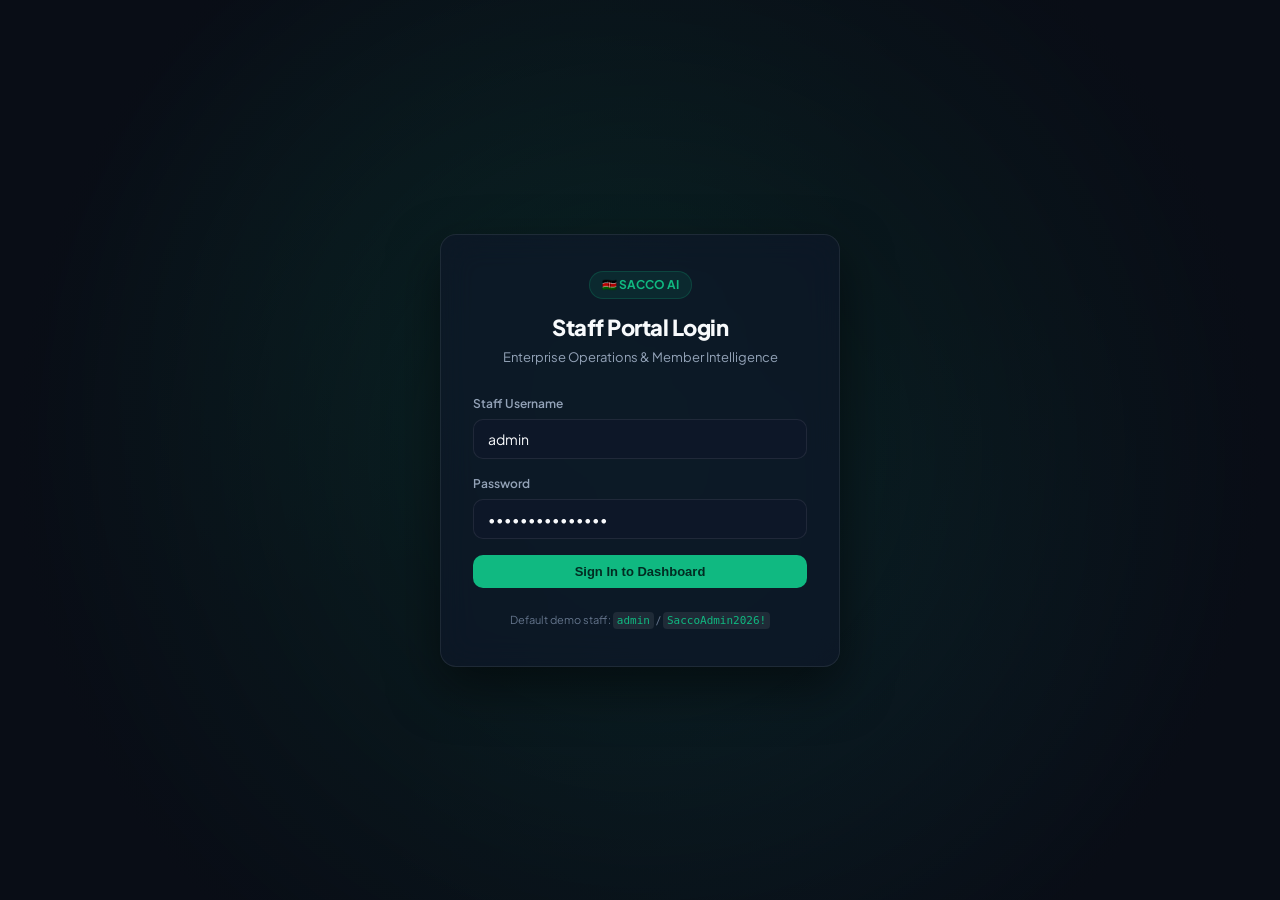
<file: app/static/dashboard/index.html>
<!DOCTYPE html>
<html lang="en">
<head>
  <meta charset="UTF-8">
  <meta name="viewport" content="width=device-width, initial-scale=1.0">
  <meta name="description" content="SACCO AI Admin Intelligence & Operations Dashboard - Monitor member interactions, knowledge gaps, escalations, and AI evaluation metrics.">
  <title>SACCO AI — Admin Intelligence & Operations Dashboard</title>
  <link rel="preconnect" href="https://fonts.googleapis.com">
  <link rel="preconnect" href="https://fonts.gstatic.com" crossorigin>
  <link href="https://fonts.googleapis.com/css2?family=Plus+Jakarta+Sans:wght@300;400;500;600;700;800&display=swap" rel="stylesheet">
  <link rel="stylesheet" href="styles.css">
</head>
<body>

  <!-- Login Modal / Screen -->
  <div id="login-overlay" class="login-overlay">
    <div class="login-card glass-panel">
      <div class="login-brand">
        <div class="brand-badge">🇰🇪 SACCO AI</div>
        <h2>Staff Portal Login</h2>
        <p>Enterprise Operations & Member Intelligence</p>
      </div>
      <form id="login-form">
        <div class="form-group">
          <label for="login-username">Staff Username</label>
          <input type="text" id="login-username" value="admin" required autocomplete="username">
        </div>
        <div class="form-group">
          <label for="login-password">Password</label>
          <input type="password" id="login-password" value="SaccoAdmin2026!" required autocomplete="current-password">
        </div>
        <div id="login-error" class="login-error hidden"></div>
        <button type="submit" id="btn-login" class="btn-primary full-width">Sign In to Dashboard</button>
      </form>
      <div class="login-footer">
        <span>Default demo staff: <code>admin</code> / <code>SaccoAdmin2026!</code></span>
      </div>
    </div>
  </div>

  <!-- Main Dashboard App Shell -->
  <div id="app-shell" class="app-shell hidden">

    <!-- Sidebar Navigation -->
    <aside class="sidebar glass-panel">
      <div class="sidebar-header">
        <div class="sacco-logo">
          <div class="logo-icon">🌿</div>
          <div class="logo-text">
            <span class="brand-title">SACCO AI</span>
            <span class="tenant-badge" id="sidebar-sacco-id">demo_sacco</span>
          </div>
        </div>
      </div>

      <nav class="sidebar-nav">
        <button class="nav-item active" data-tab="overview" id="nav-overview">
          <span class="nav-icon">📊</span> Overview & KPIs
        </button>
        <button class="nav-item" data-tab="gaps" id="nav-gaps">
          <span class="nav-icon">🧠</span> Knowledge Gaps
          <span class="badge-pill" id="badge-gaps-count">0</span>
        </button>
        <button class="nav-item" data-tab="escalations" id="nav-escalations">
          <span class="nav-icon">🚨</span> Escalations Queue
          <span class="badge-pill alert" id="badge-escalations-count">0</span>
        </button>
        <button class="nav-item" data-tab="knowledge" id="nav-knowledge">
          <span class="nav-icon">📚</span> Policy Management
        </button>
        <button class="nav-item" data-tab="quality" id="nav-quality">
          <span class="nav-icon">🎯</span> AI Quality & RAG Trends
        </button>
        <button class="nav-item" data-tab="health" id="nav-health">
          <span class="nav-icon">⚡</span> System Health
        </button>
      </nav>

      <div class="sidebar-footer">
        <div class="user-profile">
          <div class="avatar" id="user-avatar">A</div>
          <div class="user-details">
            <span class="user-name" id="user-name">Staff Admin</span>
            <span class="user-role" id="user-role">Administrator</span>
          </div>
        </div>
        <button id="btn-logout" class="btn-ghost btn-sm" title="Sign Out">Logout</button>
      </div>
    </aside>

    <!-- Main Content Area -->
    <main class="main-content">
      
      <!-- Top App Header -->
      <header class="top-header glass-panel">
        <div class="header-left">
          <h1 id="page-title">Executive Operations Overview</h1>
          <p class="subtitle" id="page-subtitle">Real-time member interactions, financial goal trends & automated intelligence</p>
        </div>
        <div class="header-right">
          <div class="system-status-indicator">
            <span class="status-dot"></span>
            <span id="header-system-status">Operational</span>
          </div>
          <button id="btn-export-csv" class="btn-secondary">📥 Export CSV Report</button>
        </div>
      </header>

      <!-- TAB 1: OVERVIEW -->
      <section id="tab-overview" class="tab-pane active">
        <!-- KPI Cards Grid -->
        <div class="kpi-grid">
          <div class="kpi-card glass-card">
            <div class="kpi-icon blue">👥</div>
            <div class="kpi-data">
              <span class="kpi-label">Registered Members</span>
              <span class="kpi-value" id="kpi-members">-</span>
              <span class="kpi-subtext">Active in demo SACCO</span>
            </div>
          </div>
          <div class="kpi-card glass-card">
            <div class="kpi-icon green">💬</div>
            <div class="kpi-data">
              <span class="kpi-label">Questions Handled</span>
              <span class="kpi-value" id="kpi-questions">-</span>
              <span class="kpi-subtext">WhatsApp member turns</span>
            </div>
          </div>
          <div class="kpi-card glass-card">
            <div class="kpi-icon orange">⚠️</div>
            <div class="kpi-data">
              <span class="kpi-label">Knowledge Gaps</span>
              <span class="kpi-value" id="kpi-gaps">-</span>
              <span class="kpi-subtext">Requires policy review</span>
            </div>
          </div>
          <div class="kpi-card glass-card">
            <div class="kpi-icon red">🚨</div>
            <div class="kpi-data">
              <span class="kpi-label">Open Escalations</span>
              <span class="kpi-value" id="kpi-escalations">-</span>
              <span class="kpi-subtext">Pending staff attention</span>
            </div>
          </div>
          <div class="kpi-card glass-card">
            <div class="kpi-icon purple">⭐</div>
            <div class="kpi-data">
              <span class="kpi-label">Member CSAT</span>
              <span class="kpi-value" id="kpi-csat">-</span>
              <span class="kpi-subtext">Helpful feedback rate</span>
            </div>
          </div>
          <div class="kpi-card glass-card">
            <div class="kpi-icon teal">🛡️</div>
            <div class="kpi-data">
              <span class="kpi-label">Groundedness Score</span>
              <span class="kpi-value" id="kpi-groundedness">100%</span>
              <span class="kpi-subtext">0% Hallucination baseline</span>
            </div>
          </div>
        </div>

        <!-- Two Column Content -->
        <div class="columns-grid">
          <!-- Common Member Inquiries -->
          <div class="panel glass-card">
            <div class="panel-header">
              <h3>Top Member Questions & Topics</h3>
              <span class="panel-badge">Live Triage</span>
            </div>
            <div class="table-container">
              <table class="data-table" id="table-faq">
                <thead>
                  <tr>
                    <th>Topic / Category</th>
                    <th>Count</th>
                    <th>Share</th>
                  </tr>
                </thead>
                <tbody id="tbody-faq">
                  <tr><td colspan="3" class="loading">Loading inquiry topics...</td></tr>
                </tbody>
              </table>
            </div>
          </div>

          <!-- Goal Insights & Language Breakdown -->
          <div class="panel glass-card">
            <div class="panel-header">
              <h3>Member Goal & Demographic Trends</h3>
              <span class="panel-badge">Anonymized</span>
            </div>
            <div class="table-container">
              <table class="data-table" id="table-goals">
                <thead>
                  <tr>
                    <th>Goal Category</th>
                    <th>Members</th>
                    <th>Average Target</th>
                  </tr>
                </thead>
                <tbody id="tbody-goals">
                  <tr><td colspan="3" class="loading">Loading goal insights...</td></tr>
                </tbody>
              </table>
            </div>
            <div class="language-bar-section">
              <h4>Member Language Split</h4>
              <div class="progress-bar-container">
                <div class="progress-segment en" id="lang-bar-en" style="width: 50%" title="English"></div>
                <div class="progress-segment sw" id="lang-bar-sw" style="width: 30%" title="Swahili"></div>
                <div class="progress-segment mixed" id="lang-bar-mixed" style="width: 20%" title="Mixed / Sheng"></div>
              </div>
              <div class="legend" id="lang-legend">
                <span><i class="dot en"></i> English <b id="lang-pct-en">0%</b></span>
                <span><i class="dot sw"></i> Swahili <b id="lang-pct-sw">0%</b></span>
                <span><i class="dot mixed"></i> Mixed / Sheng <b id="lang-pct-mixed">0%</b></span>
              </div>
            </div>
          </div>
        </div>
      </section>

      <!-- TAB 2: KNOWLEDGE GAPS -->
      <section id="tab-gaps" class="tab-pane">
        <div class="panel glass-card">
          <div class="panel-header">
            <div>
              <h3>Detected SACCO Knowledge Gaps</h3>
              <p class="panel-desc">Questions where the RAG pipeline found insufficient context, protecting the SACCO from hallucinations.</p>
            </div>
            <button class="btn-primary btn-sm" id="btn-create-gap-policy">+ Draft New Policy Document</button>
          </div>
          <div class="table-container">
            <table class="data-table" id="table-knowledge-gaps">
              <thead>
                <tr>
                  <th>Target SACCO</th>
                  <th>Member Query</th>
                  <th>Language</th>
                  <th>Retrieval Confidence</th>
                  <th>Recorded At</th>
                  <th>Action</th>
                </tr>
              </thead>
              <tbody id="tbody-knowledge-gaps">
                <tr><td colspan="6" class="loading">Loading knowledge gaps...</td></tr>
              </tbody>
            </table>
          </div>
        </div>
      </section>

      <!-- TAB 3: ESCALATIONS QUEUE -->
      <section id="tab-escalations" class="tab-pane">
        <div class="panel glass-card">
          <div class="panel-header">
            <div>
              <h3>Staff Escalations & Dispute Queue</h3>
              <p class="panel-desc">Member inquiries automatically routed to human staff (transaction disputes, fraud, or complex inquiries).</p>
            </div>
            <div class="filter-controls">
              <select id="filter-escalation-status" class="select-input">
                <option value="">All Statuses</option>
                <option value="open" selected>Open Only</option>
                <option value="in_progress">In Progress</option>
                <option value="resolved">Resolved</option>
              </select>
            </div>
          </div>
          <div class="table-container">
            <table class="data-table" id="table-escalations">
              <thead>
                <tr>
                  <th>Ticket ID</th>
                  <th>Member / Phone</th>
                  <th>Inquiry Details</th>
                  <th>Category</th>
                  <th>Priority</th>
                  <th>Status</th>
                  <th>Created</th>
                  <th>Actions</th>
                </tr>
              </thead>
              <tbody id="tbody-escalations">
                <tr><td colspan="8" class="loading">Loading escalations queue...</td></tr>
              </tbody>
            </table>
          </div>
        </div>
      </section>

      <!-- TAB 4: KNOWLEDGE BASE POLICY MANAGEMENT -->
      <section id="tab-knowledge" class="tab-pane">
        <div class="panel glass-card">
          <div class="panel-header">
            <div>
              <h3>Approved Knowledge Base & Drafts</h3>
              <p class="panel-desc">Control which documents are approved and indexed into the live Qdrant vector memory.</p>
            </div>
            <button class="btn-primary" id="btn-open-doc-modal">+ Add SACCO Policy</button>
          </div>
          <div class="table-container">
            <table class="data-table" id="table-docs">
              <thead>
                <tr>
                  <th>Document ID</th>
                  <th>Policy Title</th>
                  <th>Category</th>
                  <th>Version</th>
                  <th>Status</th>
                  <th>Vector Indexed</th>
                  <th>Actions</th>
                </tr>
              </thead>
              <tbody id="tbody-docs">
                <tr><td colspan="7" class="loading">Loading policy documents...</td></tr>
              </tbody>
            </table>
          </div>
        </div>
      </section>

      <!-- TAB 5: AI QUALITY & RAG TRENDS -->
      <section id="tab-quality" class="tab-pane">
        <div class="panel glass-card">
          <div class="panel-header">
            <div>
              <h3>AI Evaluation Iterations & Quality Trends</h3>
              <p class="panel-desc">Verified progression of retrieval recall, answerability accuracy, and zero-hallucination guardrails.</p>
            </div>
            <span class="panel-badge success">Evaluation Baseline: PASS</span>
          </div>

          <!-- Evaluation Historical Table -->
          <div class="table-container">
            <table class="data-table" id="table-eval-history">
              <thead>
                <tr>
                  <th>Run ID</th>
                  <th>Timestamp</th>
                  <th>Test Cases</th>
                  <th>Recall@1</th>
                  <th>Recall@3</th>
                  <th>Recall@5</th>
                  <th>Answerability</th>
                  <th>Groundedness</th>
                  <th>Hallucinations</th>
                </tr>
              </thead>
              <tbody id="tbody-eval-history">
                <tr><td colspan="9" class="loading">Loading evaluation benchmarks...</td></tr>
              </tbody>
            </table>
          </div>
        </div>
      </section>

      <!-- TAB 6: SYSTEM HEALTH -->
      <section id="tab-health" class="tab-pane">
        <div class="panel glass-card">
          <div class="panel-header">
            <div>
              <h3>System Infrastructure & Cluster Health</h3>
              <p class="panel-desc">Real-time status of persistent PostgreSQL, Qdrant vector memory, and Groq LLM inference.</p>
            </div>
            <button class="btn-secondary btn-sm" id="btn-refresh-health">🔄 Re-check Health</button>
          </div>

          <div class="health-grid">
            <div class="health-card glass-panel" id="health-db">
              <div class="health-icon">🐘</div>
              <div class="health-info">
                <h4>PostgreSQL 18 Service</h4>
                <p>Relational store, conversations & member identity</p>
                <span class="health-badge healthy" id="status-db">Connected</span>
              </div>
            </div>
            <div class="health-card glass-panel" id="health-qdrant">
              <div class="health-icon">🧭</div>
              <div class="health-info">
                <h4>Qdrant Vector Cluster</h4>
                <p>Vector embeddings, similarity search & policy chunks</p>
                <span class="health-badge healthy" id="status-qdrant">Connected</span>
              </div>
            </div>
            <div class="health-card glass-panel" id="health-groq">
              <div class="health-icon">⚡</div>
              <div class="health-info">
                <h4>Groq AI Inference API</h4>
                <p>High-speed LLM answer generation & intent routing</p>
                <span class="health-badge healthy" id="status-groq">Operational</span>
              </div>
            </div>
          </div>
        </div>
      </section>

    </main>
  </div>

  <!-- Modal for Creating/Editing Policy Document -->
  <div id="modal-doc" class="modal-backdrop hidden">
    <div class="modal-dialog glass-panel">
      <div class="modal-header">
        <h3 id="modal-doc-title">Draft New SACCO Policy</h3>
        <button class="btn-close" id="btn-close-modal">&times;</button>
      </div>
      <form id="form-doc">
        <div class="form-group">
          <label for="doc-title">Document Title</label>
          <input type="text" id="doc-title" placeholder="e.g. Loan Processing Fees & Disbursement Policy" required>
        </div>
        <div class="form-row">
          <div class="form-group">
            <label for="doc-category">Category</label>
            <select id="doc-category" class="select-input">
              <option value="loans">Loans & Credit</option>
              <option value="savings">Savings & Deposits</option>
              <option value="membership">Membership & Shares</option>
              <option value="general" selected>General SACCO Operations</option>
            </select>
          </div>
          <div class="form-group">
            <label for="doc-effective-date">Effective Date</label>
            <input type="date" id="doc-effective-date">
          </div>
        </div>
        <div class="form-group">
          <label for="doc-content">Policy Content (Grounded SACCO Facts)</label>
          <textarea id="doc-content" rows="8" placeholder="Enter clear, approved policy terms, requirements, and figures that the AI can cite..." required></textarea>
        </div>
        <div class="modal-footer">
          <button type="button" class="btn-ghost" id="btn-cancel-modal">Cancel</button>
          <button type="submit" class="btn-primary" id="btn-save-doc">Save Draft Document</button>
        </div>
      </form>
    </div>
  </div>

  <!-- Modal for Resolving Escalations -->
  <div id="modal-esc" class="modal-backdrop hidden">
    <div class="modal-dialog glass-panel">
      <div class="modal-header">
        <h3>Update Escalation Ticket #<span id="modal-esc-id">-</span></h3>
        <button class="btn-close" id="btn-close-esc-modal">&times;</button>
      </div>
      <form id="form-esc">
        <div class="form-group">
          <label>Member Inquiry</label>
          <div id="modal-esc-query" class="readonly-box"></div>
        </div>
        <div class="form-row">
          <div class="form-group">
            <label for="modal-esc-status">Ticket Status</label>
            <select id="modal-esc-status" class="select-input">
              <option value="open">Open</option>
              <option value="in_progress">In Progress</option>
              <option value="resolved">Resolved</option>
              <option value="dismissed">Dismissed</option>
            </select>
          </div>
          <div class="form-group">
            <label for="modal-esc-priority">Priority</label>
            <select id="modal-esc-priority" class="select-input">
              <option value="low">Low</option>
              <option value="medium">Medium</option>
              <option value="high">High</option>
              <option value="urgent">Urgent</option>
            </select>
          </div>
        </div>
        <div class="form-group">
          <label for="modal-esc-notes">Resolution Notes</label>
          <textarea id="modal-esc-notes" rows="4" placeholder="Document staff actions taken, call outcome, or member resolution..."></textarea>
        </div>
        <div class="modal-footer">
          <button type="button" class="btn-ghost" id="btn-cancel-esc-modal">Cancel</button>
          <button type="submit" class="btn-primary">Update Ticket</button>
        </div>
      </form>
    </div>
  </div>

  <script src="app.js"></script>
</body>
</html>
</file>
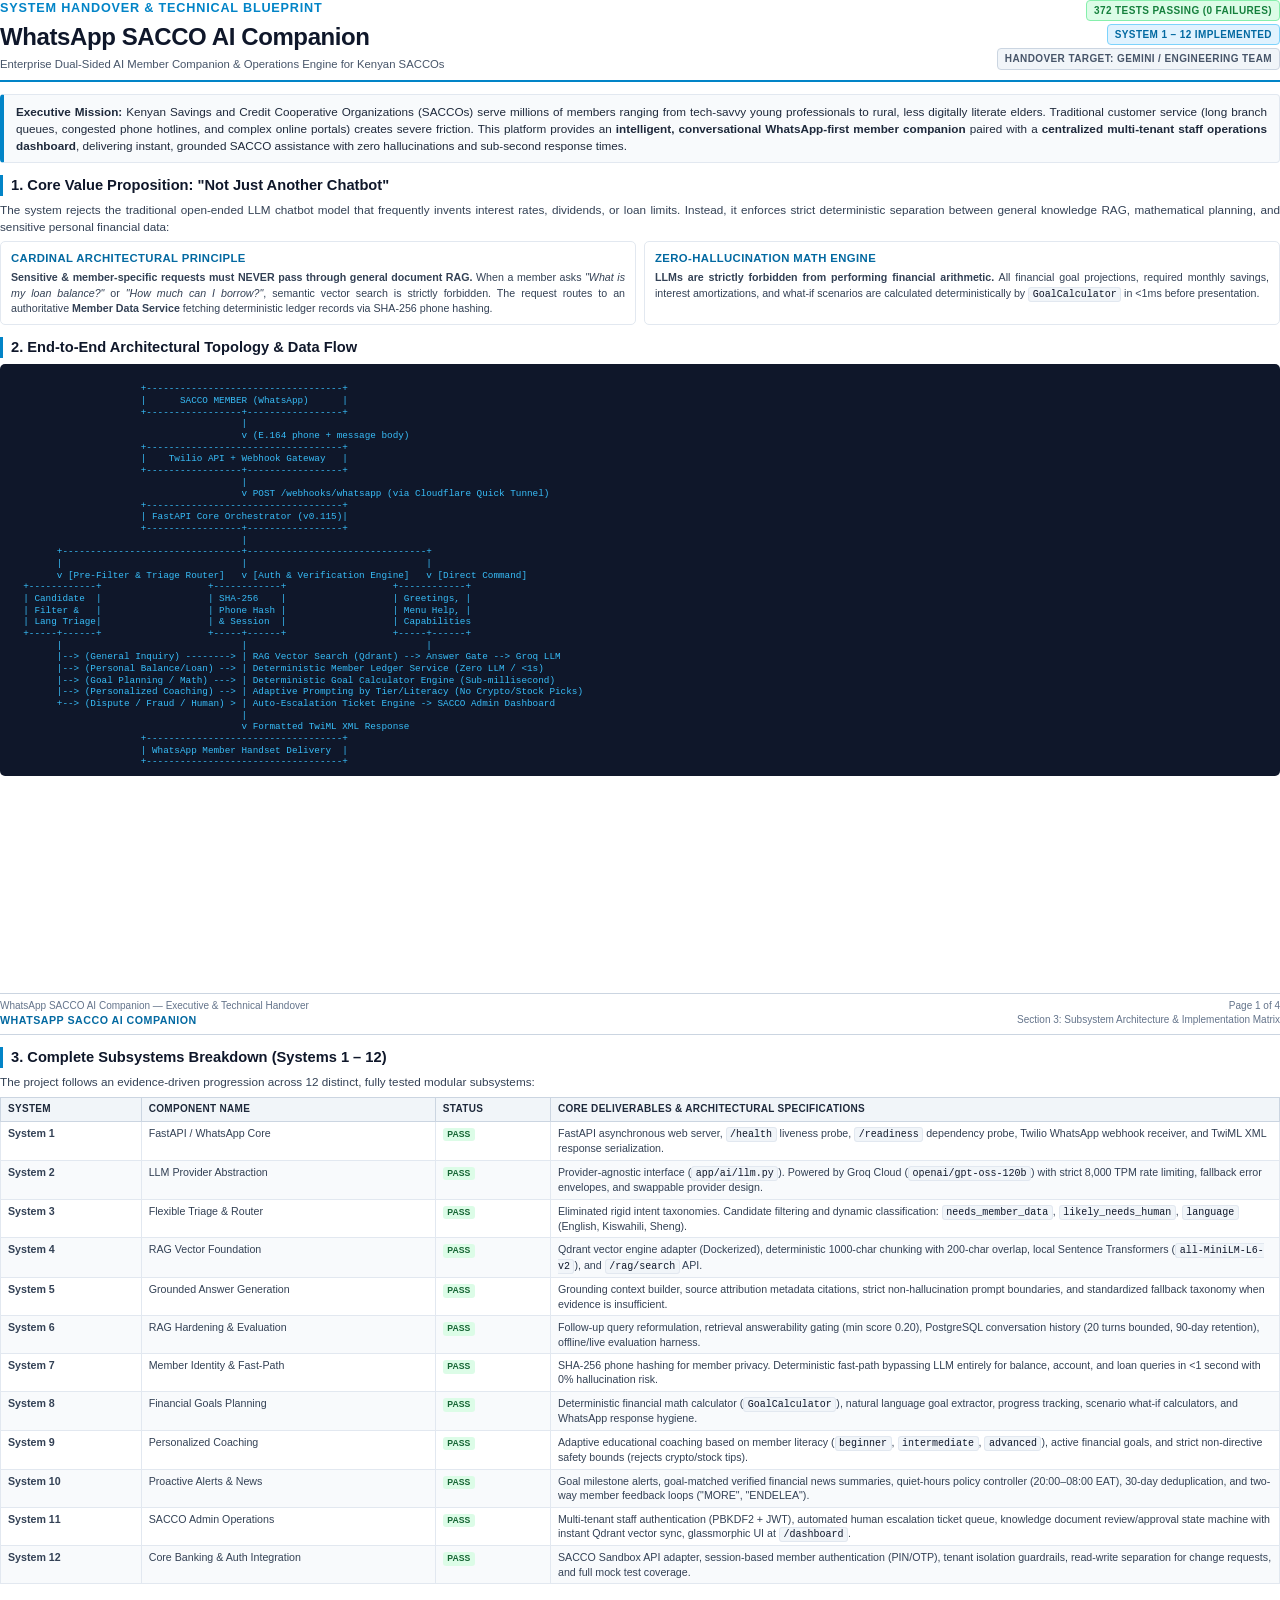
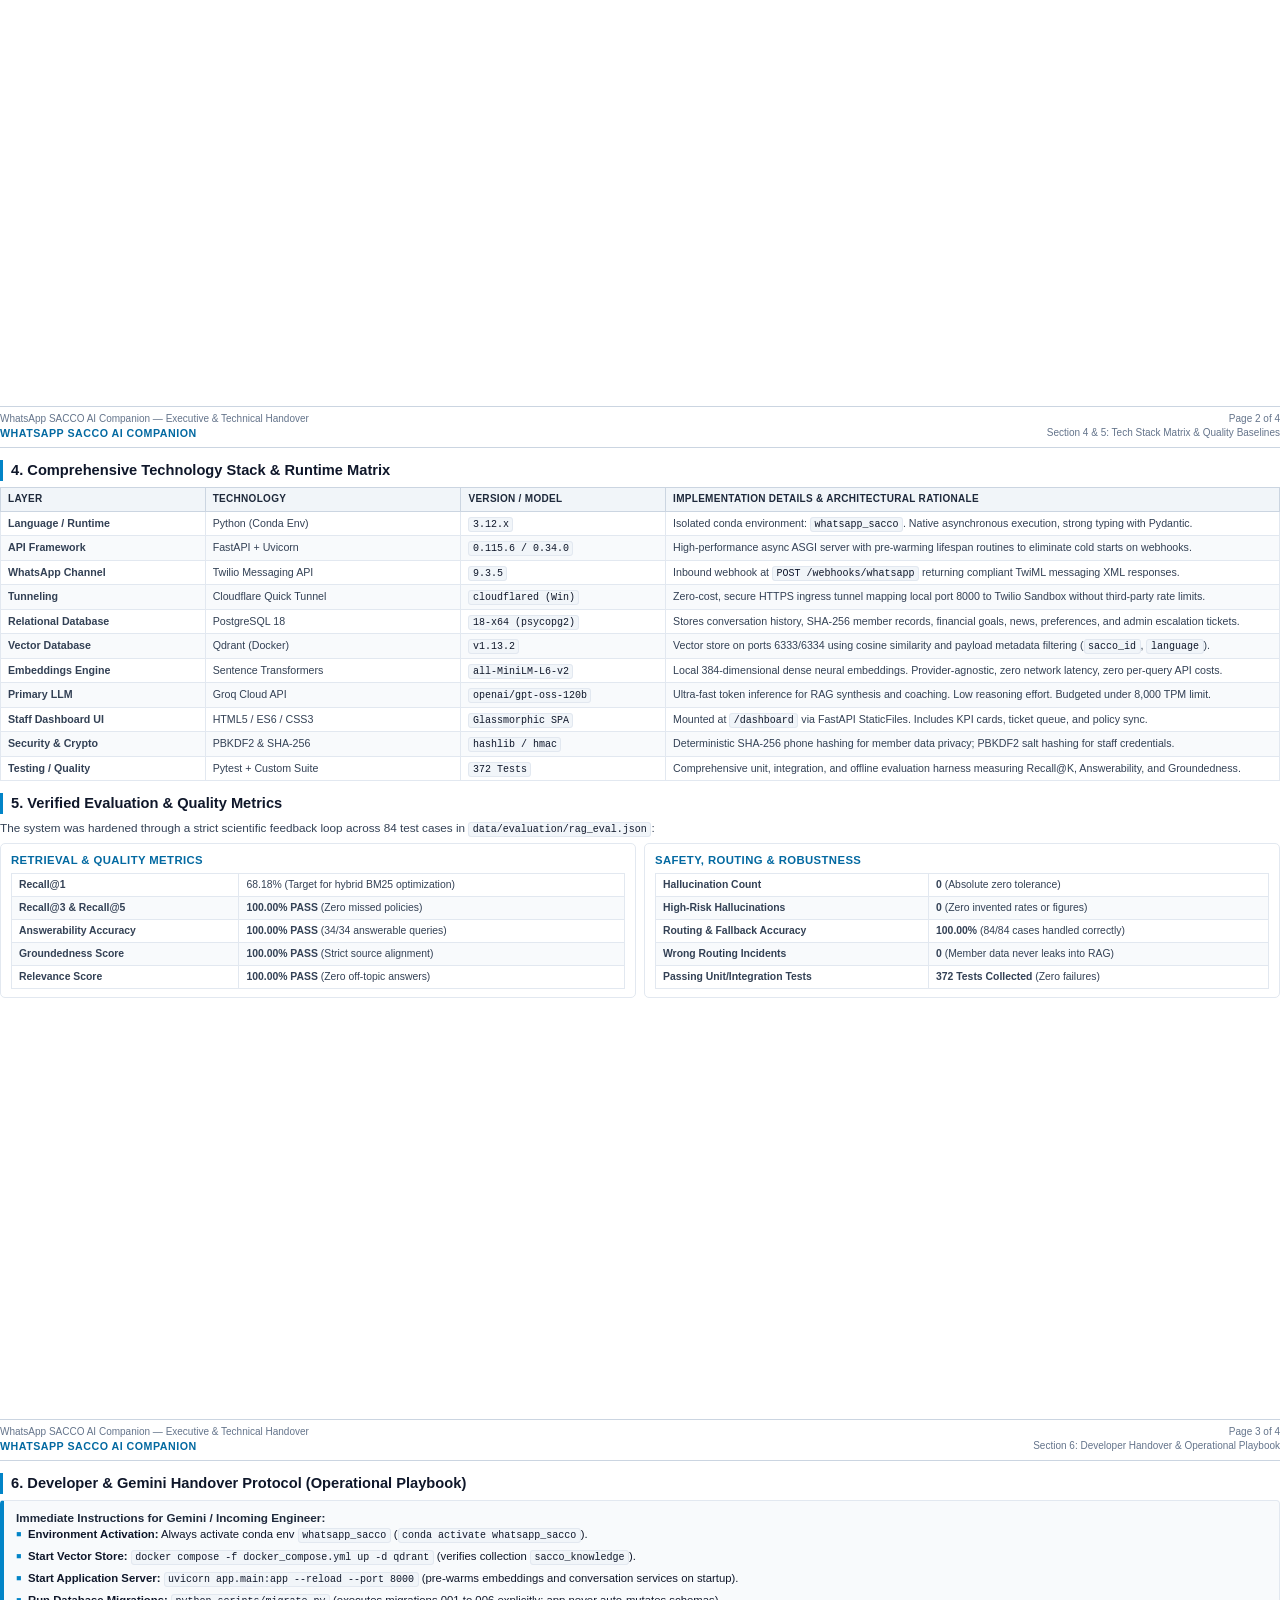
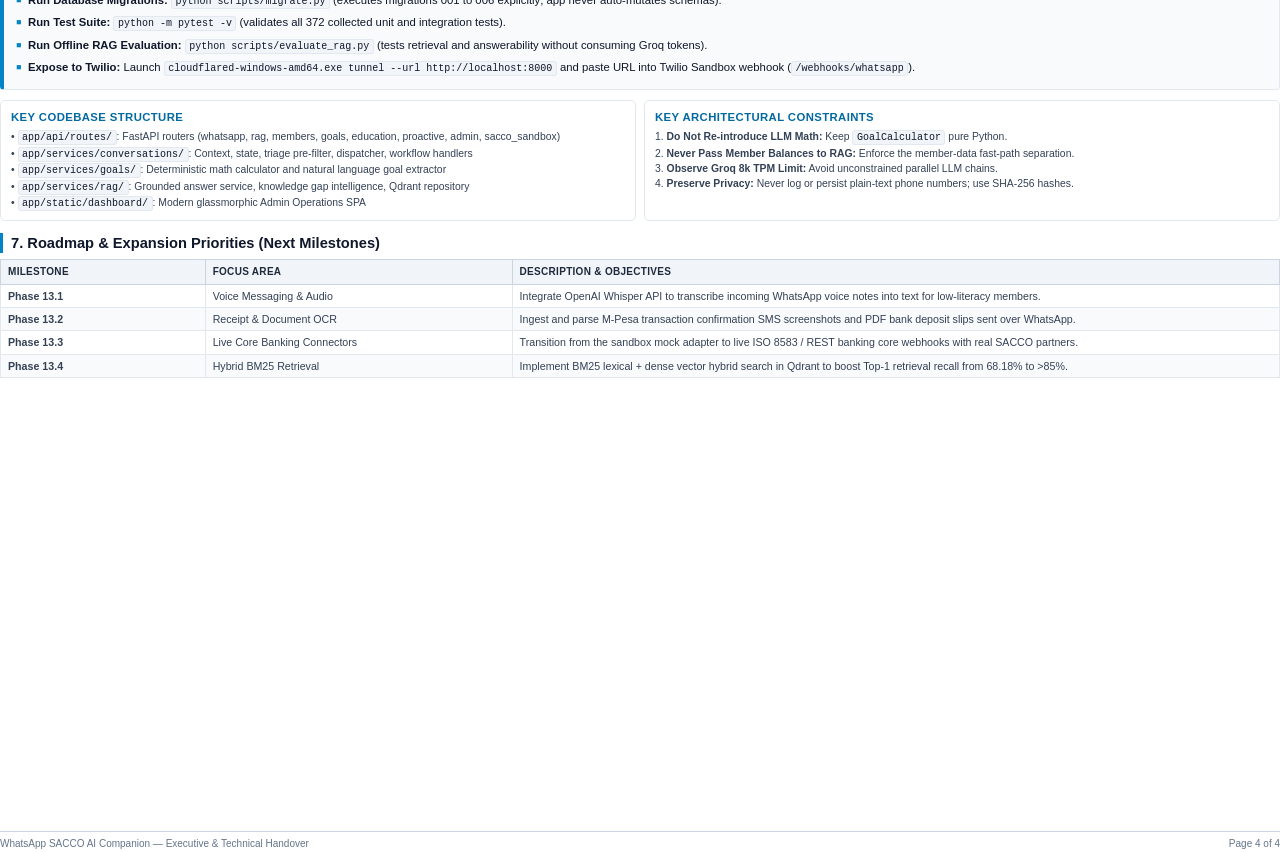
<file: docs/project_handover_summary.html>
<!DOCTYPE html>
<html lang="en">
<head>
<meta charset="UTF-8">
<meta name="viewport" content="width=device-width, initial-scale=1.0">
<title>WhatsApp SACCO AI Companion — Executive & Technical Handover</title>
<style>
  @page {
    size: A4 portrait;
    margin: 12mm 14mm 12mm 14mm;
  }

  *, *::before, *::after {
    box-sizing: border-box;
  }

  body {
    font-family: -apple-system, BlinkMacSystemFont, "Segoe UI", Roboto, "Helvetica Neue", Arial, sans-serif;
    color: #0f172a;
    background-color: #ffffff;
    line-height: 1.42;
    font-size: 8.8pt;
    margin: 0;
    padding: 0;
    -webkit-print-color-adjust: exact;
    print-color-adjust: exact;
  }

  .page-container {
    height: 268mm;
    position: relative;
    page-break-after: always;
    display: flex;
    flex-direction: column;
    justify-content: space-between;
  }

  .page-container:last-child {
    page-break-after: avoid;
  }

  .page-content {
    flex-grow: 1;
  }

  .header {
    border-bottom: 2px solid #0284c7;
    padding-bottom: 8px;
    margin-bottom: 12px;
    display: flex;
    justify-content: space-between;
    align-items: flex-start;
  }

  .running-header {
    border-bottom: 1px solid #cbd5e1;
    padding-bottom: 6px;
    margin-bottom: 10px;
    display: flex;
    justify-content: space-between;
    align-items: center;
  }

  .running-header .doc-title {
    font-size: 8pt;
    font-weight: 700;
    color: #0369a1;
    text-transform: uppercase;
    letter-spacing: 0.5px;
  }

  .running-header .doc-sub {
    font-size: 7.5pt;
    color: #64748b;
  }

  .title-area h1 {
    font-size: 18pt;
    font-weight: 800;
    color: #0f172a;
    margin: 0 0 2px 0;
    letter-spacing: -0.4px;
  }

  .title-area .subtitle {
    font-size: 9.5pt;
    color: #0284c7;
    font-weight: 700;
    text-transform: uppercase;
    letter-spacing: 0.8px;
    margin-bottom: 2px;
  }

  .title-area .description {
    font-size: 8.5pt;
    color: #475569;
    margin: 0;
  }

  .meta-badges {
    text-align: right;
    display: flex;
    flex-direction: column;
    gap: 3px;
    align-items: flex-end;
  }

  .badge {
    display: inline-block;
    padding: 2.5px 7px;
    font-size: 7.5pt;
    font-weight: 700;
    border-radius: 4px;
    text-transform: uppercase;
    letter-spacing: 0.4px;
  }

  .badge-success {
    background-color: #dcfce7;
    color: #15803d;
    border: 1px solid #86efac;
  }

  .badge-primary {
    background-color: #e0f2fe;
    color: #0369a1;
    border: 1px solid #7dd3fc;
  }

  .badge-neutral {
    background-color: #f1f5f9;
    color: #475569;
    border: 1px solid #cbd5e1;
  }

  h2 {
    font-size: 11pt;
    font-weight: 700;
    color: #0f172a;
    border-left: 3.5px solid #0284c7;
    padding-left: 8px;
    margin: 12px 0 6px 0;
  }

  h3 {
    font-size: 9.5pt;
    font-weight: 600;
    color: #1e293b;
    margin: 8px 0 4px 0;
  }

  p {
    margin: 0 0 6px 0;
    color: #334155;
    text-align: justify;
  }

  .lead-box {
    background-color: #f8fafc;
    border: 1px solid #e2e8f0;
    border-left: 4px solid #0284c7;
    padding: 8px 12px;
    border-radius: 4px;
    margin-bottom: 10px;
  }

  .lead-box p {
    margin: 0;
    font-size: 8.8pt;
    color: #1e293b;
    line-height: 1.45;
  }

  .grid-2 {
    display: grid;
    grid-template-columns: 1fr 1fr;
    gap: 8px;
    margin-bottom: 10px;
  }

  .card {
    background-color: #ffffff;
    border: 1px solid #e2e8f0;
    border-radius: 5px;
    padding: 8px 10px;
  }

  .card-title {
    font-size: 8.5pt;
    font-weight: 700;
    color: #0369a1;
    text-transform: uppercase;
    margin-bottom: 4px;
    letter-spacing: 0.4px;
  }

  table {
    width: 100%;
    border-collapse: collapse;
    margin: 6px 0 8px 0;
    font-size: 8pt;
  }

  th {
    background-color: #f1f5f9;
    color: #1e293b;
    font-weight: 700;
    text-align: left;
    padding: 4.5px 7px;
    border: 1px solid #cbd5e1;
    font-size: 7.5pt;
    text-transform: uppercase;
    letter-spacing: 0.3px;
  }

  td {
    padding: 4px 7px;
    border: 1px solid #e2e8f0;
    vertical-align: top;
    color: #334155;
    line-height: 1.35;
  }

  tr:nth-child(even) td {
    background-color: #f8fafc;
  }

  .code-inline {
    font-family: ui-monospace, SFMono-Regular, Menlo, Monaco, Consolas, monospace;
    font-size: 7.5pt;
    background-color: #f1f5f9;
    padding: 1px 3.5px;
    border-radius: 3px;
    color: #0f172a;
    border: 1px solid #e2e8f0;
  }

  .flow-diagram {
    background-color: #0f172a;
    color: #38bdf8;
    font-family: ui-monospace, SFMono-Regular, Menlo, Monaco, Consolas, monospace;
    font-size: 7pt;
    line-height: 1.25;
    padding: 8px 12px;
    border-radius: 5px;
    margin: 6px 0 8px 0;
    white-space: pre;
    overflow-x: hidden;
  }

  .principle-item {
    margin-bottom: 5px;
    padding-left: 12px;
    position: relative;
    font-size: 8.5pt;
  }

  .principle-item::before {
    content: "■";
    position: absolute;
    left: 0;
    color: #0284c7;
    font-size: 6.5pt;
    top: 2px;
  }

  .status-tag {
    font-size: 6.5pt;
    font-weight: 700;
    padding: 1px 4.5px;
    border-radius: 3px;
    display: inline-block;
  }
  .tag-pass { background-color: #dcfce7; color: #166534; }
  .tag-live { background-color: #fef08a; color: #854d0e; }

  .page-footer {
    border-top: 1px solid #cbd5e1;
    padding-top: 5px;
    font-size: 7.5pt;
    color: #64748b;
    display: flex;
    justify-content: space-between;
    align-items: center;
  }
</style>
</head>
<body>

  <!-- ==================== PAGE 1 ==================== -->
  <div class="page-container">
    <div class="page-content">
      <div class="header">
        <div class="title-area">
          <div class="subtitle">System Handover & Technical Blueprint</div>
          <h1>WhatsApp SACCO AI Companion</h1>
          <p class="description">Enterprise Dual-Sided AI Member Companion & Operations Engine for Kenyan SACCOs</p>
        </div>
        <div class="meta-badges">
          <span class="badge badge-success">372 Tests Passing (0 Failures)</span>
          <span class="badge badge-primary">System 1 – 12 Implemented</span>
          <span class="badge badge-neutral">Handover Target: Gemini / Engineering Team</span>
        </div>
      </div>

      <div class="lead-box">
        <p><strong>Executive Mission:</strong> Kenyan Savings and Credit Cooperative Organizations (SACCOs) serve millions of members ranging from tech-savvy young professionals to rural, less digitally literate elders. Traditional customer service (long branch queues, congested phone hotlines, and complex online portals) creates severe friction. This platform provides an <strong>intelligent, conversational WhatsApp-first member companion</strong> paired with a <strong>centralized multi-tenant staff operations dashboard</strong>, delivering instant, grounded SACCO assistance with zero hallucinations and sub-second response times.</p>
      </div>

      <h2>1. Core Value Proposition: "Not Just Another Chatbot"</h2>
      <p>The system rejects the traditional open-ended LLM chatbot model that frequently invents interest rates, dividends, or loan limits. Instead, it enforces strict deterministic separation between general knowledge RAG, mathematical planning, and sensitive personal financial data:</p>

      <div class="grid-2">
        <div class="card">
          <div class="card-title">Cardinal Architectural Principle</div>
          <p style="margin:0; font-size:8pt;"><strong>Sensitive & member-specific requests must NEVER pass through general document RAG.</strong> When a member asks <em>"What is my loan balance?"</em> or <em>"How much can I borrow?"</em>, semantic vector search is strictly forbidden. The request routes to an authoritative <strong>Member Data Service</strong> fetching deterministic ledger records via SHA-256 phone hashing.</p>
        </div>
        <div class="card">
          <div class="card-title">Zero-Hallucination Math Engine</div>
          <p style="margin:0; font-size:8pt;"><strong>LLMs are strictly forbidden from performing financial arithmetic.</strong> All financial goal projections, required monthly savings, interest amortizations, and what-if scenarios are calculated deterministically by <span class="code-inline">GoalCalculator</span> in &lt;1ms before presentation.</p>
        </div>
      </div>

      <h2>2. End-to-End Architectural Topology & Data Flow</h2>
      <div class="flow-diagram">
                       +-----------------------------------+
                       |      SACCO MEMBER (WhatsApp)      |
                       +-----------------+-----------------+
                                         |
                                         v (E.164 phone + message body)
                       +-----------------------------------+
                       |    Twilio API + Webhook Gateway   |
                       +-----------------+-----------------+
                                         |
                                         v POST /webhooks/whatsapp (via Cloudflare Quick Tunnel)
                       +-----------------------------------+
                       | FastAPI Core Orchestrator (v0.115)|
                       +-----------------+-----------------+
                                         |
        +--------------------------------+--------------------------------+
        |                                |                                |
        v [Pre-Filter & Triage Router]   v [Auth & Verification Engine]   v [Direct Command]
  +------------+                   +------------+                   +------------+
  | Candidate  |                   | SHA-256    |                   | Greetings, |
  | Filter &   |                   | Phone Hash |                   | Menu Help, |
  | Lang Triage|                   | & Session  |                   | Capabilities
  +-----+------+                   +-----+------+                   +-----+------+
        |                                |                                |
        |--> (General Inquiry) --------> | RAG Vector Search (Qdrant) --> Answer Gate --> Groq LLM
        |--> (Personal Balance/Loan) --> | Deterministic Member Ledger Service (Zero LLM / &lt;1s)
        |--> (Goal Planning / Math) ---> | Deterministic Goal Calculator Engine (Sub-millisecond)
        |--> (Personalized Coaching) --> | Adaptive Prompting by Tier/Literacy (No Crypto/Stock Picks)
        +--> (Dispute / Fraud / Human) > | Auto-Escalation Ticket Engine -> SACCO Admin Dashboard
                                         |
                                         v Formatted TwiML XML Response
                       +-----------------------------------+
                       | WhatsApp Member Handset Delivery  |
                       +-----------------------------------+</div>
    </div>
    <div class="page-footer">
      <span>WhatsApp SACCO AI Companion — Executive & Technical Handover</span>
      <span>Page 1 of 4</span>
    </div>
  </div>

  <!-- ==================== PAGE 2 ==================== -->
  <div class="page-container">
    <div class="page-content">
      <div class="running-header">
        <span class="doc-title">WhatsApp SACCO AI Companion</span>
        <span class="doc-sub">Section 3: Subsystem Architecture & Implementation Matrix</span>
      </div>

      <h2>3. Complete Subsystems Breakdown (Systems 1 – 12)</h2>
      <p>The project follows an evidence-driven progression across 12 distinct, fully tested modular subsystems:</p>

      <table>
        <thead>
          <tr>
            <th style="width:11%;">System</th>
            <th style="width:23%;">Component Name</th>
            <th style="width:9%;">Status</th>
            <th>Core Deliverables & Architectural Specifications</th>
          </tr>
        </thead>
        <tbody>
          <tr>
            <td><strong>System 1</strong></td>
            <td>FastAPI / WhatsApp Core</td>
            <td><span class="status-tag tag-pass">PASS</span></td>
            <td>FastAPI asynchronous web server, <span class="code-inline">/health</span> liveness probe, <span class="code-inline">/readiness</span> dependency probe, Twilio WhatsApp webhook receiver, and TwiML XML response serialization.</td>
          </tr>
          <tr>
            <td><strong>System 2</strong></td>
            <td>LLM Provider Abstraction</td>
            <td><span class="status-tag tag-pass">PASS</span></td>
            <td>Provider-agnostic interface (<span class="code-inline">app/ai/llm.py</span>). Powered by Groq Cloud (<span class="code-inline">openai/gpt-oss-120b</span>) with strict 8,000 TPM rate limiting, fallback error envelopes, and swappable provider design.</td>
          </tr>
          <tr>
            <td><strong>System 3</strong></td>
            <td>Flexible Triage & Router</td>
            <td><span class="status-tag tag-pass">PASS</span></td>
            <td>Eliminated rigid intent taxonomies. Candidate filtering and dynamic classification: <span class="code-inline">needs_member_data</span>, <span class="code-inline">likely_needs_human</span>, <span class="code-inline">language</span> (English, Kiswahili, Sheng).</td>
          </tr>
          <tr>
            <td><strong>System 4</strong></td>
            <td>RAG Vector Foundation</td>
            <td><span class="status-tag tag-pass">PASS</span></td>
            <td>Qdrant vector engine adapter (Dockerized), deterministic 1000-char chunking with 200-char overlap, local Sentence Transformers (<span class="code-inline">all-MiniLM-L6-v2</span>), and <span class="code-inline">/rag/search</span> API.</td>
          </tr>
          <tr>
            <td><strong>System 5</strong></td>
            <td>Grounded Answer Generation</td>
            <td><span class="status-tag tag-pass">PASS</span></td>
            <td>Grounding context builder, source attribution metadata citations, strict non-hallucination prompt boundaries, and standardized fallback taxonomy when evidence is insufficient.</td>
          </tr>
          <tr>
            <td><strong>System 6</strong></td>
            <td>RAG Hardening & Evaluation</td>
            <td><span class="status-tag tag-pass">PASS</span></td>
            <td>Follow-up query reformulation, retrieval answerability gating (min score 0.20), PostgreSQL conversation history (20 turns bounded, 90-day retention), offline/live evaluation harness.</td>
          </tr>
          <tr>
            <td><strong>System 7</strong></td>
            <td>Member Identity & Fast-Path</td>
            <td><span class="status-tag tag-pass">PASS</span></td>
            <td>SHA-256 phone hashing for member privacy. Deterministic fast-path bypassing LLM entirely for balance, account, and loan queries in &lt;1 second with 0% hallucination risk.</td>
          </tr>
          <tr>
            <td><strong>System 8</strong></td>
            <td>Financial Goals Planning</td>
            <td><span class="status-tag tag-pass">PASS</span></td>
            <td>Deterministic financial math calculator (<span class="code-inline">GoalCalculator</span>), natural language goal extractor, progress tracking, scenario what-if calculators, and WhatsApp response hygiene.</td>
          </tr>
          <tr>
            <td><strong>System 9</strong></td>
            <td>Personalized Coaching</td>
            <td><span class="status-tag tag-pass">PASS</span></td>
            <td>Adaptive educational coaching based on member literacy (<span class="code-inline">beginner</span>, <span class="code-inline">intermediate</span>, <span class="code-inline">advanced</span>), active financial goals, and strict non-directive safety bounds (rejects crypto/stock tips).</td>
          </tr>
          <tr>
            <td><strong>System 10</strong></td>
            <td>Proactive Alerts & News</td>
            <td><span class="status-tag tag-pass">PASS</span></td>
            <td>Goal milestone alerts, goal-matched verified financial news summaries, quiet-hours policy controller (20:00–08:00 EAT), 30-day deduplication, and two-way member feedback loops ("MORE", "ENDELEA").</td>
          </tr>
          <tr>
            <td><strong>System 11</strong></td>
            <td>SACCO Admin Operations</td>
            <td><span class="status-tag tag-pass">PASS</span></td>
            <td>Multi-tenant staff authentication (PBKDF2 + JWT), automated human escalation ticket queue, knowledge document review/approval state machine with instant Qdrant vector sync, glassmorphic UI at <span class="code-inline">/dashboard</span>.</td>
          </tr>
          <tr>
            <td><strong>System 12</strong></td>
            <td>Core Banking & Auth Integration</td>
            <td><span class="status-tag tag-pass">PASS</span></td>
            <td>SACCO Sandbox API adapter, session-based member authentication (PIN/OTP), tenant isolation guardrails, read-write separation for change requests, and full mock test coverage.</td>
          </tr>
        </tbody>
      </table>
    </div>
    <div class="page-footer">
      <span>WhatsApp SACCO AI Companion — Executive & Technical Handover</span>
      <span>Page 2 of 4</span>
    </div>
  </div>

  <!-- ==================== PAGE 3 ==================== -->
  <div class="page-container">
    <div class="page-content">
      <div class="running-header">
        <span class="doc-title">WhatsApp SACCO AI Companion</span>
        <span class="doc-sub">Section 4 & 5: Tech Stack Matrix & Quality Baselines</span>
      </div>

      <h2>4. Comprehensive Technology Stack & Runtime Matrix</h2>
      <table>
        <thead>
          <tr>
            <th style="width:16%;">Layer</th>
            <th style="width:20%;">Technology</th>
            <th style="width:16%;">Version / Model</th>
            <th>Implementation Details & Architectural Rationale</th>
          </tr>
        </thead>
        <tbody>
          <tr>
            <td><strong>Language / Runtime</strong></td>
            <td>Python (Conda Env)</td>
            <td><span class="code-inline">3.12.x</span></td>
            <td>Isolated conda environment: <span class="code-inline">whatsapp_sacco</span>. Native asynchronous execution, strong typing with Pydantic.</td>
          </tr>
          <tr>
            <td><strong>API Framework</strong></td>
            <td>FastAPI + Uvicorn</td>
            <td><span class="code-inline">0.115.6 / 0.34.0</span></td>
            <td>High-performance async ASGI server with pre-warming lifespan routines to eliminate cold starts on webhooks.</td>
          </tr>
          <tr>
            <td><strong>WhatsApp Channel</strong></td>
            <td>Twilio Messaging API</td>
            <td><span class="code-inline">9.3.5</span></td>
            <td>Inbound webhook at <span class="code-inline">POST /webhooks/whatsapp</span> returning compliant TwiML messaging XML responses.</td>
          </tr>
          <tr>
            <td><strong>Tunneling</strong></td>
            <td>Cloudflare Quick Tunnel</td>
            <td><span class="code-inline">cloudflared (Win)</span></td>
            <td>Zero-cost, secure HTTPS ingress tunnel mapping local port 8000 to Twilio Sandbox without third-party rate limits.</td>
          </tr>
          <tr>
            <td><strong>Relational Database</strong></td>
            <td>PostgreSQL 18</td>
            <td><span class="code-inline">18-x64 (psycopg2)</span></td>
            <td>Stores conversation history, SHA-256 member records, financial goals, news, preferences, and admin escalation tickets.</td>
          </tr>
          <tr>
            <td><strong>Vector Database</strong></td>
            <td>Qdrant (Docker)</td>
            <td><span class="code-inline">v1.13.2</span></td>
            <td>Vector store on ports 6333/6334 using cosine similarity and payload metadata filtering (<span class="code-inline">sacco_id</span>, <span class="code-inline">language</span>).</td>
          </tr>
          <tr>
            <td><strong>Embeddings Engine</strong></td>
            <td>Sentence Transformers</td>
            <td><span class="code-inline">all-MiniLM-L6-v2</span></td>
            <td>Local 384-dimensional dense neural embeddings. Provider-agnostic, zero network latency, zero per-query API costs.</td>
          </tr>
          <tr>
            <td><strong>Primary LLM</strong></td>
            <td>Groq Cloud API</td>
            <td><span class="code-inline">openai/gpt-oss-120b</span></td>
            <td>Ultra-fast token inference for RAG synthesis and coaching. Low reasoning effort. Budgeted under 8,000 TPM limit.</td>
          </tr>
          <tr>
            <td><strong>Staff Dashboard UI</strong></td>
            <td>HTML5 / ES6 / CSS3</td>
            <td><span class="code-inline">Glassmorphic SPA</span></td>
            <td>Mounted at <span class="code-inline">/dashboard</span> via FastAPI StaticFiles. Includes KPI cards, ticket queue, and policy sync.</td>
          </tr>
          <tr>
            <td><strong>Security & Crypto</strong></td>
            <td>PBKDF2 & SHA-256</td>
            <td><span class="code-inline">hashlib / hmac</span></td>
            <td>Deterministic SHA-256 phone hashing for member data privacy; PBKDF2 salt hashing for staff credentials.</td>
          </tr>
          <tr>
            <td><strong>Testing / Quality</strong></td>
            <td>Pytest + Custom Suite</td>
            <td><span class="code-inline">372 Tests</span></td>
            <td>Comprehensive unit, integration, and offline evaluation harness measuring Recall@K, Answerability, and Groundedness.</td>
          </tr>
        </tbody>
      </table>

      <h2>5. Verified Evaluation & Quality Metrics</h2>
      <p>The system was hardened through a strict scientific feedback loop across 84 test cases in <span class="code-inline">data/evaluation/rag_eval.json</span>:</p>

      <div class="grid-2">
        <div class="card">
          <div class="card-title">Retrieval & Quality Metrics</div>
          <table style="margin:0; font-size:7.8pt;">
            <tr><td><strong>Recall@1</strong></td><td>68.18% (Target for hybrid BM25 optimization)</td></tr>
            <tr><td><strong>Recall@3 & Recall@5</strong></td><td><strong>100.00% PASS</strong> (Zero missed policies)</td></tr>
            <tr><td><strong>Answerability Accuracy</strong></td><td><strong>100.00% PASS</strong> (34/34 answerable queries)</td></tr>
            <tr><td><strong>Groundedness Score</strong></td><td><strong>100.00% PASS</strong> (Strict source alignment)</td></tr>
            <tr><td><strong>Relevance Score</strong></td><td><strong>100.00% PASS</strong> (Zero off-topic answers)</td></tr>
          </table>
        </div>
        <div class="card">
          <div class="card-title">Safety, Routing & Robustness</div>
          <table style="margin:0; font-size:7.8pt;">
            <tr><td><strong>Hallucination Count</strong></td><td><strong>0</strong> (Absolute zero tolerance)</td></tr>
            <tr><td><strong>High-Risk Hallucinations</strong></td><td><strong>0</strong> (Zero invented rates or figures)</td></tr>
            <tr><td><strong>Routing & Fallback Accuracy</strong></td><td><strong>100.00%</strong> (84/84 cases handled correctly)</td></tr>
            <tr><td><strong>Wrong Routing Incidents</strong></td><td><strong>0</strong> (Member data never leaks into RAG)</td></tr>
            <tr><td><strong>Passing Unit/Integration Tests</strong></td><td><strong>372 Tests Collected</strong> (Zero failures)</td></tr>
          </table>
        </div>
      </div>
    </div>
    <div class="page-footer">
      <span>WhatsApp SACCO AI Companion — Executive & Technical Handover</span>
      <span>Page 3 of 4</span>
    </div>
  </div>

  <!-- ==================== PAGE 4 ==================== -->
  <div class="page-container">
    <div class="page-content">
      <div class="running-header">
        <span class="doc-title">WhatsApp SACCO AI Companion</span>
        <span class="doc-sub">Section 6: Developer Handover & Operational Playbook</span>
      </div>

      <h2>6. Developer & Gemini Handover Protocol (Operational Playbook)</h2>
      <div class="lead-box">
        <p><strong>Immediate Instructions for Gemini / Incoming Engineer:</strong></p>
        <div class="principle-item"><strong>Environment Activation:</strong> Always activate conda env <span class="code-inline">whatsapp_sacco</span> (<span class="code-inline">conda activate whatsapp_sacco</span>).</div>
        <div class="principle-item"><strong>Start Vector Store:</strong> <span class="code-inline">docker compose -f docker_compose.yml up -d qdrant</span> (verifies collection <span class="code-inline">sacco_knowledge</span>).</div>
        <div class="principle-item"><strong>Start Application Server:</strong> <span class="code-inline">uvicorn app.main:app --reload --port 8000</span> (pre-warms embeddings and conversation services on startup).</div>
        <div class="principle-item"><strong>Run Database Migrations:</strong> <span class="code-inline">python scripts/migrate.py</span> (executes migrations 001 to 006 explicitly; app never auto-mutates schemas).</div>
        <div class="principle-item"><strong>Run Test Suite:</strong> <span class="code-inline">python -m pytest -v</span> (validates all 372 collected unit and integration tests).</div>
        <div class="principle-item"><strong>Run Offline RAG Evaluation:</strong> <span class="code-inline">python scripts/evaluate_rag.py</span> (tests retrieval and answerability without consuming Groq tokens).</div>
        <div class="principle-item"><strong>Expose to Twilio:</strong> Launch <span class="code-inline">cloudflared-windows-amd64.exe tunnel --url http://localhost:8000</span> and paste URL into Twilio Sandbox webhook (<span class="code-inline">/webhooks/whatsapp</span>).</div>
      </div>

      <div class="grid-2">
        <div class="card">
          <div class="card-title">Key Codebase Structure</div>
          <p style="margin:0; font-size:7.8pt; line-height:1.45;">
            • <span class="code-inline">app/api/routes/</span>: FastAPI routers (whatsapp, rag, members, goals, education, proactive, admin, sacco_sandbox)<br>
            • <span class="code-inline">app/services/conversations/</span>: Context, state, triage pre-filter, dispatcher, workflow handlers<br>
            • <span class="code-inline">app/services/goals/</span>: Deterministic math calculator and natural language goal extractor<br>
            • <span class="code-inline">app/services/rag/</span>: Grounded answer service, knowledge gap intelligence, Qdrant repository<br>
            • <span class="code-inline">app/static/dashboard/</span>: Modern glassmorphic Admin Operations SPA
          </p>
        </div>
        <div class="card">
          <div class="card-title">Key Architectural Constraints</div>
          <p style="margin:0; font-size:7.8pt; line-height:1.45;">
            1. <strong>Do Not Re-introduce LLM Math:</strong> Keep <span class="code-inline">GoalCalculator</span> pure Python.<br>
            2. <strong>Never Pass Member Balances to RAG:</strong> Enforce the member-data fast-path separation.<br>
            3. <strong>Observe Groq 8k TPM Limit:</strong> Avoid unconstrained parallel LLM chains.<br>
            4. <strong>Preserve Privacy:</strong> Never log or persist plain-text phone numbers; use SHA-256 hashes.
          </p>
        </div>
      </div>

      <h2>7. Roadmap & Expansion Priorities (Next Milestones)</h2>
      <table>
        <thead>
          <tr>
            <th style="width:16%;">Milestone</th>
            <th style="width:24%;">Focus Area</th>
            <th>Description & Objectives</th>
          </tr>
        </thead>
        <tbody>
          <tr>
            <td><strong>Phase 13.1</strong></td>
            <td>Voice Messaging & Audio</td>
            <td>Integrate OpenAI Whisper API to transcribe incoming WhatsApp voice notes into text for low-literacy members.</td>
          </tr>
          <tr>
            <td><strong>Phase 13.2</strong></td>
            <td>Receipt & Document OCR</td>
            <td>Ingest and parse M-Pesa transaction confirmation SMS screenshots and PDF bank deposit slips sent over WhatsApp.</td>
          </tr>
          <tr>
            <td><strong>Phase 13.3</strong></td>
            <td>Live Core Banking Connectors</td>
            <td>Transition from the sandbox mock adapter to live ISO 8583 / REST banking core webhooks with real SACCO partners.</td>
          </tr>
          <tr>
            <td><strong>Phase 13.4</strong></td>
            <td>Hybrid BM25 Retrieval</td>
            <td>Implement BM25 lexical + dense vector hybrid search in Qdrant to boost Top-1 retrieval recall from 68.18% to &gt;85%.</td>
          </tr>
        </tbody>
      </table>
    </div>
    <div class="page-footer">
      <span>WhatsApp SACCO AI Companion — Executive & Technical Handover</span>
      <span>Page 4 of 4</span>
    </div>
  </div>

</body>
</html>
</file>
<file: app/static/dashboard/styles.css>
/* ==========================================================================
   SACCO AI Admin Intelligence & Operations Dashboard Styles
   Sleek Dark Mode, Modern Glassmorphism, Micro-Animations
   ========================================================================== */

:root {
  --bg-base: #090d16;
  --bg-surface: #0f172a;
  --bg-card: rgba(18, 26, 44, 0.7);
  --bg-glass: rgba(15, 23, 42, 0.65);
  --border-subtle: rgba(255, 255, 255, 0.08);
  --border-focus: rgba(16, 185, 129, 0.5);

  --primary: #10b981;
  --primary-hover: #059669;
  --primary-glow: rgba(16, 185, 129, 0.25);
  
  --accent-blue: #3b82f6;
  --accent-purple: #8b5cf6;
  --accent-amber: #f59e0b;
  --accent-red: #ef4444;
  --accent-teal: #14b8a6;

  --text-main: #f8fafc;
  --text-muted: #94a3b8;
  --text-dim: #64748b;

  --sidebar-width: 260px;
  --header-height: 72px;
  --radius-lg: 16px;
  --radius-md: 10px;
  --radius-sm: 6px;
  --transition: all 0.2s cubic-bezier(0.4, 0, 0.2, 1);
}

* {
  margin: 0;
  padding: 0;
  box-sizing: border-box;
}

body {
  font-family: 'Plus Jakarta Sans', -apple-system, BlinkMacSystemFont, sans-serif;
  background-color: var(--bg-base);
  color: var(--text-main);
  line-height: 1.5;
  background-image: 
    radial-gradient(at 0% 0%, rgba(16, 185, 129, 0.12) 0px, transparent 50%),
    radial-gradient(at 100% 100%, rgba(59, 130, 246, 0.08) 0px, transparent 50%);
  background-attachment: fixed;
  min-height: 100vh;
  overflow-x: hidden;
}

/* --------------------------------------------------------------------------
   Glassmorphism Utilities & Components
   -------------------------------------------------------------------------- */
.glass-panel {
  background: var(--bg-glass);
  backdrop-filter: blur(16px);
  -webkit-backdrop-filter: blur(16px);
  border: 1px solid var(--border-subtle);
  box-shadow: 0 8px 32px 0 rgba(0, 0, 0, 0.37);
}

.glass-card {
  background: var(--bg-card);
  backdrop-filter: blur(12px);
  border: 1px solid var(--border-subtle);
  border-radius: var(--radius-lg);
  padding: 24px;
  transition: var(--transition);
}

.glass-card:hover {
  border-color: rgba(255, 255, 255, 0.15);
  transform: translateY(-2px);
  box-shadow: 0 12px 28px rgba(0, 0, 0, 0.4);
}

/* --------------------------------------------------------------------------
   App Shell Layout
   -------------------------------------------------------------------------- */
.app-shell {
  display: flex;
  min-height: 100vh;
}

.hidden {
  display: none !important;
}

/* --------------------------------------------------------------------------
   Sidebar Navigation
   -------------------------------------------------------------------------- */
.sidebar {
  width: var(--sidebar-width);
  height: 100vh;
  position: fixed;
  left: 0;
  top: 0;
  display: flex;
  flex-direction: column;
  border-right: 1px solid var(--border-subtle);
  z-index: 50;
}

.sidebar-header {
  padding: 24px;
  border-bottom: 1px solid var(--border-subtle);
}

.sacco-logo {
  display: flex;
  align-items: center;
  gap: 12px;
}

.logo-icon {
  font-size: 26px;
  background: rgba(16, 185, 129, 0.15);
  width: 44px;
  height: 44px;
  display: flex;
  align-items: center;
  justify-content: center;
  border-radius: var(--radius-md);
  border: 1px solid rgba(16, 185, 129, 0.3);
}

.brand-title {
  font-size: 17px;
  font-weight: 700;
  display: block;
  letter-spacing: -0.3px;
}

.tenant-badge {
  font-size: 11px;
  color: var(--primary);
  font-family: monospace;
  background: rgba(16, 185, 129, 0.1);
  padding: 2px 6px;
  border-radius: 4px;
  display: inline-block;
  margin-top: 2px;
}

.sidebar-nav {
  padding: 16px 12px;
  display: flex;
  flex-direction: column;
  gap: 6px;
  flex: 1;
}

.nav-item {
  display: flex;
  align-items: center;
  gap: 12px;
  width: 100%;
  padding: 12px 16px;
  border-radius: var(--radius-md);
  background: transparent;
  border: none;
  color: var(--text-muted);
  font-size: 14px;
  font-weight: 500;
  cursor: pointer;
  transition: var(--transition);
  text-align: left;
}

.nav-item:hover {
  background: rgba(255, 255, 255, 0.05);
  color: var(--text-main);
}

.nav-item.active {
  background: rgba(16, 185, 129, 0.15);
  color: var(--primary);
  font-weight: 600;
  border-left: 3px solid var(--primary);
}

.badge-pill {
  margin-left: auto;
  font-size: 11px;
  font-weight: 700;
  padding: 2px 8px;
  border-radius: 12px;
  background: rgba(255, 255, 255, 0.1);
  color: var(--text-muted);
}

.badge-pill.alert {
  background: rgba(239, 68, 68, 0.2);
  color: #fca5a5;
}

.sidebar-footer {
  padding: 16px 20px;
  border-top: 1px solid var(--border-subtle);
  display: flex;
  align-items: center;
  justify-content: space-between;
}

.user-profile {
  display: flex;
  align-items: center;
  gap: 10px;
}

.avatar {
  width: 34px;
  height: 34px;
  border-radius: 50%;
  background: linear-gradient(135deg, var(--primary), var(--accent-blue));
  display: flex;
  align-items: center;
  justify-content: center;
  font-weight: 700;
  font-size: 14px;
}

.user-details {
  display: flex;
  flex-direction: column;
}

.user-name {
  font-size: 13px;
  font-weight: 600;
}

.user-role {
  font-size: 11px;
  color: var(--text-dim);
}

/* --------------------------------------------------------------------------
   Main Content Layout
   -------------------------------------------------------------------------- */
.main-content {
  margin-left: var(--sidebar-width);
  flex: 1;
  padding: 24px 32px 64px 32px;
}

.top-header {
  height: var(--header-height);
  border-radius: var(--radius-lg);
  display: flex;
  align-items: center;
  justify-content: space-between;
  padding: 0 28px;
  margin-bottom: 28px;
}

.top-header h1 {
  font-size: 20px;
  font-weight: 700;
  letter-spacing: -0.4px;
}

.subtitle {
  font-size: 12px;
  color: var(--text-muted);
  margin-top: 2px;
}

.header-right {
  display: flex;
  align-items: center;
  gap: 16px;
}

.system-status-indicator {
  display: flex;
  align-items: center;
  gap: 8px;
  font-size: 12px;
  font-weight: 600;
  color: var(--primary);
  background: rgba(16, 185, 129, 0.1);
  padding: 6px 14px;
  border-radius: 20px;
  border: 1px solid rgba(16, 185, 129, 0.2);
}

.status-dot {
  width: 8px;
  height: 8px;
  border-radius: 50%;
  background-color: var(--primary);
  box-shadow: 0 0 8px var(--primary);
  animation: pulse 2s infinite;
}

@keyframes pulse {
  0% { opacity: 1; transform: scale(1); }
  50% { opacity: 0.4; transform: scale(0.9); }
  100% { opacity: 1; transform: scale(1); }
}

/* --------------------------------------------------------------------------
   Buttons & Inputs
   -------------------------------------------------------------------------- */
.btn-primary {
  background: var(--primary);
  color: #022c22;
  font-weight: 700;
  font-size: 13px;
  padding: 9px 18px;
  border-radius: var(--radius-md);
  border: none;
  cursor: pointer;
  transition: var(--transition);
}

.btn-primary:hover {
  background: var(--primary-hover);
  box-shadow: 0 0 16px var(--primary-glow);
  color: #fff;
}

.btn-secondary {
  background: rgba(255, 255, 255, 0.08);
  color: var(--text-main);
  font-weight: 600;
  font-size: 13px;
  padding: 9px 18px;
  border-radius: var(--radius-md);
  border: 1px solid var(--border-subtle);
  cursor: pointer;
  transition: var(--transition);
}

.btn-secondary:hover {
  background: rgba(255, 255, 255, 0.14);
}

.btn-ghost {
  background: transparent;
  color: var(--text-muted);
  border: none;
  cursor: pointer;
  padding: 6px 12px;
  border-radius: var(--radius-sm);
  transition: var(--transition);
}

.btn-ghost:hover {
  color: var(--text-main);
  background: rgba(255, 255, 255, 0.06);
}

.btn-sm {
  padding: 6px 12px;
  font-size: 12px;
}

.full-width {
  width: 100%;
}

.select-input, input[type="text"], input[type="password"], input[type="date"], textarea {
  background: rgba(15, 23, 42, 0.8);
  border: 1px solid var(--border-subtle);
  color: var(--text-main);
  border-radius: var(--radius-md);
  padding: 10px 14px;
  font-family: inherit;
  font-size: 14px;
  transition: var(--transition);
  width: 100%;
}

.select-input:focus, input:focus, textarea:focus {
  outline: none;
  border-color: var(--border-focus);
  box-shadow: 0 0 0 3px rgba(16, 185, 129, 0.15);
}

/* --------------------------------------------------------------------------
   KPI Cards Grid
   -------------------------------------------------------------------------- */
.kpi-grid {
  display: grid;
  grid-template-columns: repeat(auto-fit, minmax(180px, 1fr));
  gap: 16px;
  margin-bottom: 24px;
}

.kpi-card {
  display: flex;
  align-items: center;
  gap: 16px;
  padding: 18px 20px;
}

.kpi-icon {
  width: 44px;
  height: 44px;
  border-radius: var(--radius-md);
  display: flex;
  align-items: center;
  justify-content: center;
  font-size: 20px;
}

.kpi-icon.blue { background: rgba(59, 130, 246, 0.15); color: var(--accent-blue); }
.kpi-icon.green { background: rgba(16, 185, 129, 0.15); color: var(--primary); }
.kpi-icon.orange { background: rgba(245, 158, 11, 0.15); color: var(--accent-amber); }
.kpi-icon.red { background: rgba(239, 68, 68, 0.15); color: var(--accent-red); }
.kpi-icon.purple { background: rgba(139, 92, 246, 0.15); color: var(--accent-purple); }
.kpi-icon.teal { background: rgba(20, 184, 166, 0.15); color: var(--accent-teal); }

.kpi-data {
  display: flex;
  flex-direction: column;
}

.kpi-label {
  font-size: 12px;
  color: var(--text-muted);
  font-weight: 500;
}

.kpi-value {
  font-size: 24px;
  font-weight: 800;
  letter-spacing: -0.5px;
  margin: 2px 0;
}

.kpi-subtext {
  font-size: 11px;
  color: var(--text-dim);
}

/* --------------------------------------------------------------------------
   Panels & Data Tables
   -------------------------------------------------------------------------- */
.columns-grid {
  display: grid;
  grid-template-columns: 1fr 1fr;
  gap: 24px;
}

.panel-header {
  display: flex;
  align-items: center;
  justify-content: space-between;
  margin-bottom: 20px;
}

.panel-header h3 {
  font-size: 16px;
  font-weight: 700;
  letter-spacing: -0.3px;
}

.panel-desc {
  font-size: 12px;
  color: var(--text-muted);
  margin-top: 4px;
}

.panel-badge {
  font-size: 11px;
  font-weight: 600;
  padding: 4px 10px;
  border-radius: 12px;
  background: rgba(255, 255, 255, 0.08);
  color: var(--text-muted);
}

.panel-badge.success {
  background: rgba(16, 185, 129, 0.15);
  color: var(--primary);
  border: 1px solid rgba(16, 185, 129, 0.3);
}

.table-container {
  overflow-x: auto;
}

.data-table {
  width: 100%;
  border-collapse: collapse;
  font-size: 13px;
  text-align: left;
}

.data-table th {
  color: var(--text-dim);
  font-weight: 600;
  padding: 10px 14px;
  border-bottom: 1px solid var(--border-subtle);
  font-size: 11px;
  text-transform: uppercase;
  letter-spacing: 0.5px;
}

.data-table td {
  padding: 14px;
  border-bottom: 1px solid rgba(255, 255, 255, 0.04);
  color: var(--text-main);
}

.data-table tr:hover td {
  background: rgba(255, 255, 255, 0.02);
}

.status-tag {
  font-size: 11px;
  font-weight: 700;
  padding: 3px 8px;
  border-radius: 6px;
  display: inline-block;
  text-transform: uppercase;
}

.status-tag.open { background: rgba(239, 68, 68, 0.15); color: #fca5a5; }
.status-tag.in_progress { background: rgba(245, 158, 11, 0.15); color: #fde68a; }
.status-tag.resolved { background: rgba(16, 185, 129, 0.15); color: #86efac; }
.status-tag.approved { background: rgba(16, 185, 129, 0.15); color: #86efac; }
.status-tag.draft { background: rgba(148, 163, 184, 0.15); color: #cbd5e1; }

.priority-tag {
  font-size: 11px;
  font-weight: 600;
}
.priority-tag.urgent { color: var(--accent-red); }
.priority-tag.high { color: var(--accent-amber); }
.priority-tag.medium { color: var(--accent-blue); }
.priority-tag.low { color: var(--text-muted); }

/* --------------------------------------------------------------------------
   Language Progress Bar
   -------------------------------------------------------------------------- */
.language-bar-section {
  margin-top: 24px;
  padding-top: 20px;
  border-top: 1px solid var(--border-subtle);
}

.language-bar-section h4 {
  font-size: 13px;
  font-weight: 600;
  margin-bottom: 12px;
}

.progress-bar-container {
  display: flex;
  height: 10px;
  border-radius: 5px;
  overflow: hidden;
  background: rgba(255, 255, 255, 0.05);
  margin-bottom: 12px;
}

.progress-segment.en { background: var(--accent-blue); }
.progress-segment.sw { background: var(--primary); }
.progress-segment.mixed { background: var(--accent-amber); }

.legend {
  display: flex;
  gap: 16px;
  font-size: 12px;
  color: var(--text-muted);
}

.legend span {
  display: flex;
  align-items: center;
  gap: 6px;
}

.legend .dot {
  width: 8px;
  height: 8px;
  border-radius: 50%;
  display: inline-block;
}

.legend .dot.en { background: var(--accent-blue); }
.legend .dot.sw { background: var(--primary); }
.legend .dot.mixed { background: var(--accent-amber); }

/* --------------------------------------------------------------------------
   Health Grid
   -------------------------------------------------------------------------- */
.health-grid {
  display: grid;
  grid-template-columns: repeat(3, 1fr);
  gap: 20px;
  margin-top: 16px;
}

.health-card {
  display: flex;
  align-items: center;
  gap: 18px;
  padding: 24px;
  border-radius: var(--radius-lg);
}

.health-card .health-icon {
  font-size: 32px;
  width: 56px;
  height: 56px;
  background: rgba(255, 255, 255, 0.05);
  display: flex;
  align-items: center;
  justify-content: center;
  border-radius: var(--radius-md);
}

.health-info h4 {
  font-size: 15px;
  font-weight: 700;
}

.health-info p {
  font-size: 12px;
  color: var(--text-muted);
  margin: 4px 0 10px 0;
}

.health-badge {
  font-size: 11px;
  font-weight: 700;
  padding: 4px 10px;
  border-radius: 6px;
  text-transform: uppercase;
}

.health-badge.healthy { background: rgba(16, 185, 129, 0.15); color: #86efac; border: 1px solid rgba(16, 185, 129, 0.3); }
.health-badge.degraded { background: rgba(245, 158, 11, 0.15); color: #fde68a; border: 1px solid rgba(245, 158, 11, 0.3); }

/* --------------------------------------------------------------------------
   Modals & Forms
   -------------------------------------------------------------------------- */
.modal-backdrop {
  position: fixed;
  inset: 0;
  background: rgba(0, 0, 0, 0.7);
  backdrop-filter: blur(8px);
  z-index: 100;
  display: flex;
  align-items: center;
  justify-content: center;
  padding: 20px;
}

.modal-dialog {
  width: 100%;
  max-width: 580px;
  border-radius: var(--radius-lg);
  padding: 28px;
  animation: modalIn 0.25s ease-out;
}

@keyframes modalIn {
  from { opacity: 0; transform: scale(0.95); }
  to { opacity: 1; transform: scale(1); }
}

.modal-header {
  display: flex;
  align-items: center;
  justify-content: space-between;
  margin-bottom: 20px;
}

.modal-header h3 {
  font-size: 18px;
  font-weight: 700;
}

.btn-close {
  background: transparent;
  border: none;
  font-size: 24px;
  color: var(--text-muted);
  cursor: pointer;
}

.form-group {
  margin-bottom: 16px;
}

.form-row {
  display: grid;
  grid-template-columns: 1fr 1fr;
  gap: 16px;
}

.form-group label {
  display: block;
  font-size: 12px;
  font-weight: 600;
  color: var(--text-muted);
  margin-bottom: 6px;
}

.modal-footer {
  display: flex;
  align-items: center;
  justify-content: flex-end;
  gap: 12px;
  margin-top: 24px;
}

.readonly-box {
  background: rgba(0, 0, 0, 0.3);
  border: 1px solid var(--border-subtle);
  border-radius: var(--radius-md);
  padding: 12px;
  font-size: 13px;
  color: var(--text-main);
  max-height: 120px;
  overflow-y: auto;
}

/* --------------------------------------------------------------------------
   Login Overlay
   -------------------------------------------------------------------------- */
.login-overlay {
  position: fixed;
  inset: 0;
  display: flex;
  align-items: center;
  justify-content: center;
  z-index: 200;
  background: radial-gradient(circle at center, rgba(16, 185, 129, 0.12) 0%, var(--bg-base) 80%);
}

.login-card {
  width: 100%;
  max-width: 400px;
  padding: 36px 32px;
  border-radius: var(--radius-lg);
  box-shadow: 0 20px 50px rgba(0, 0, 0, 0.5);
}

.login-brand {
  text-align: center;
  margin-bottom: 28px;
}

.brand-badge {
  display: inline-block;
  font-size: 12px;
  font-weight: 700;
  color: var(--primary);
  background: rgba(16, 185, 129, 0.1);
  padding: 4px 12px;
  border-radius: 20px;
  border: 1px solid rgba(16, 185, 129, 0.2);
  margin-bottom: 12px;
}

.login-brand h2 {
  font-size: 22px;
  font-weight: 800;
  letter-spacing: -0.5px;
}

.login-brand p {
  font-size: 13px;
  color: var(--text-muted);
  margin-top: 4px;
}

.login-error {
  background: rgba(239, 68, 68, 0.15);
  border: 1px solid rgba(239, 68, 68, 0.3);
  color: #fca5a5;
  font-size: 12px;
  padding: 8px 12px;
  border-radius: var(--radius-md);
  margin-bottom: 16px;
}

.login-footer {
  margin-top: 24px;
  text-align: center;
  font-size: 11px;
  color: var(--text-dim);
}

.login-footer code {
  background: rgba(255, 255, 255, 0.08);
  padding: 2px 4px;
  border-radius: 4px;
  color: var(--primary);
}
</file>
